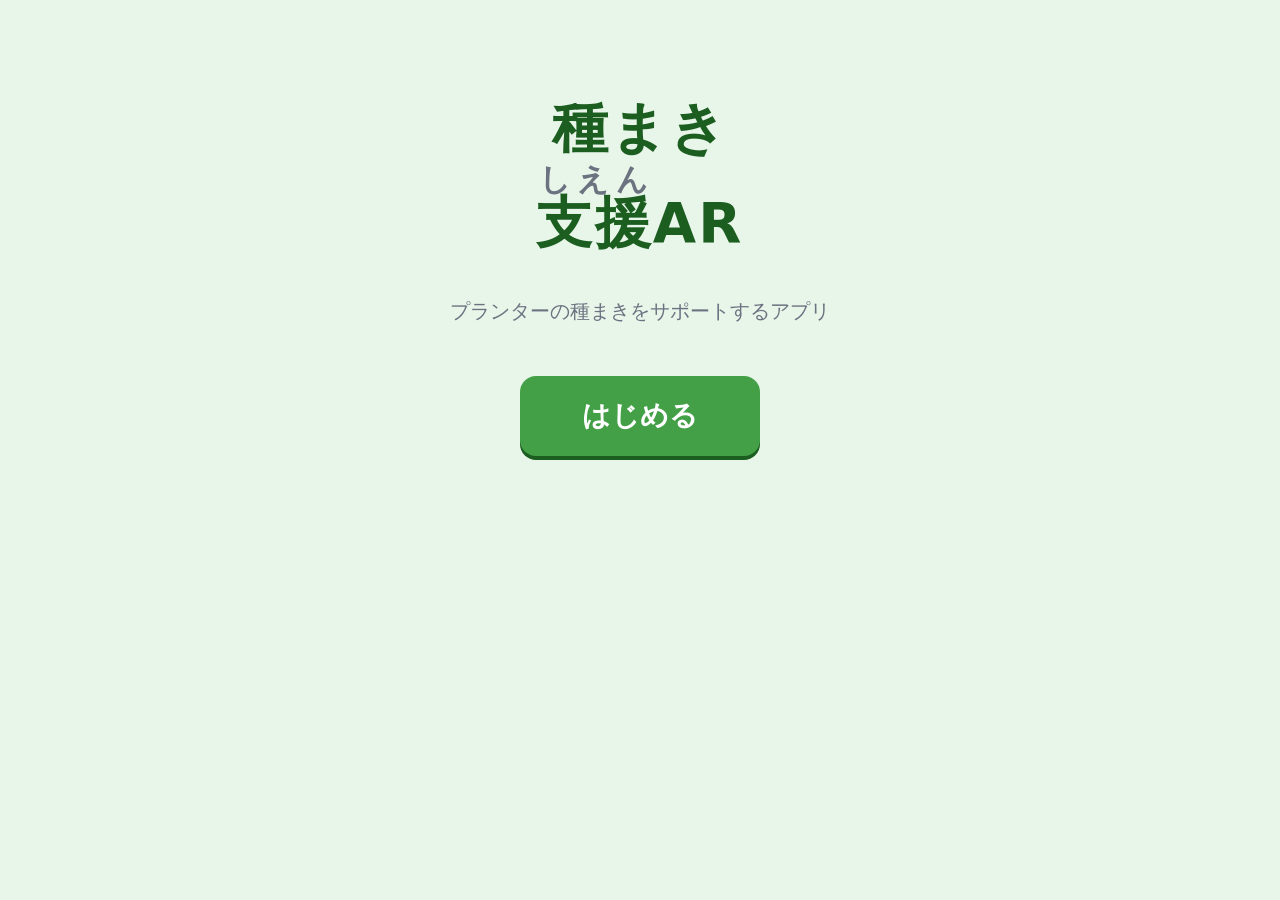
<file: index.html>
<!doctype html>
<html lang="ja">
<head>
  <meta charset="utf-8">
  <meta name="viewport" content="width=device-width, initial-scale=1, viewport-fit=cover">
  <title>種まき支援AR</title>
  <meta name="description" content="プランター栽培の種まき支援WebARアプリ">
  <link rel="stylesheet" href="css/style.css">
</head>
<body>
<main>
  <h1 class="title-main">種まき<br>
    <ruby>支援<rt>しえん</rt></ruby>AR
  </h1>
  <p class="title-sub">プランターの種まきをサポートするアプリ</p>

  <a class="btn-primary" href="planter.html">はじめる</a>
</main>
</body>
</html>
</file>
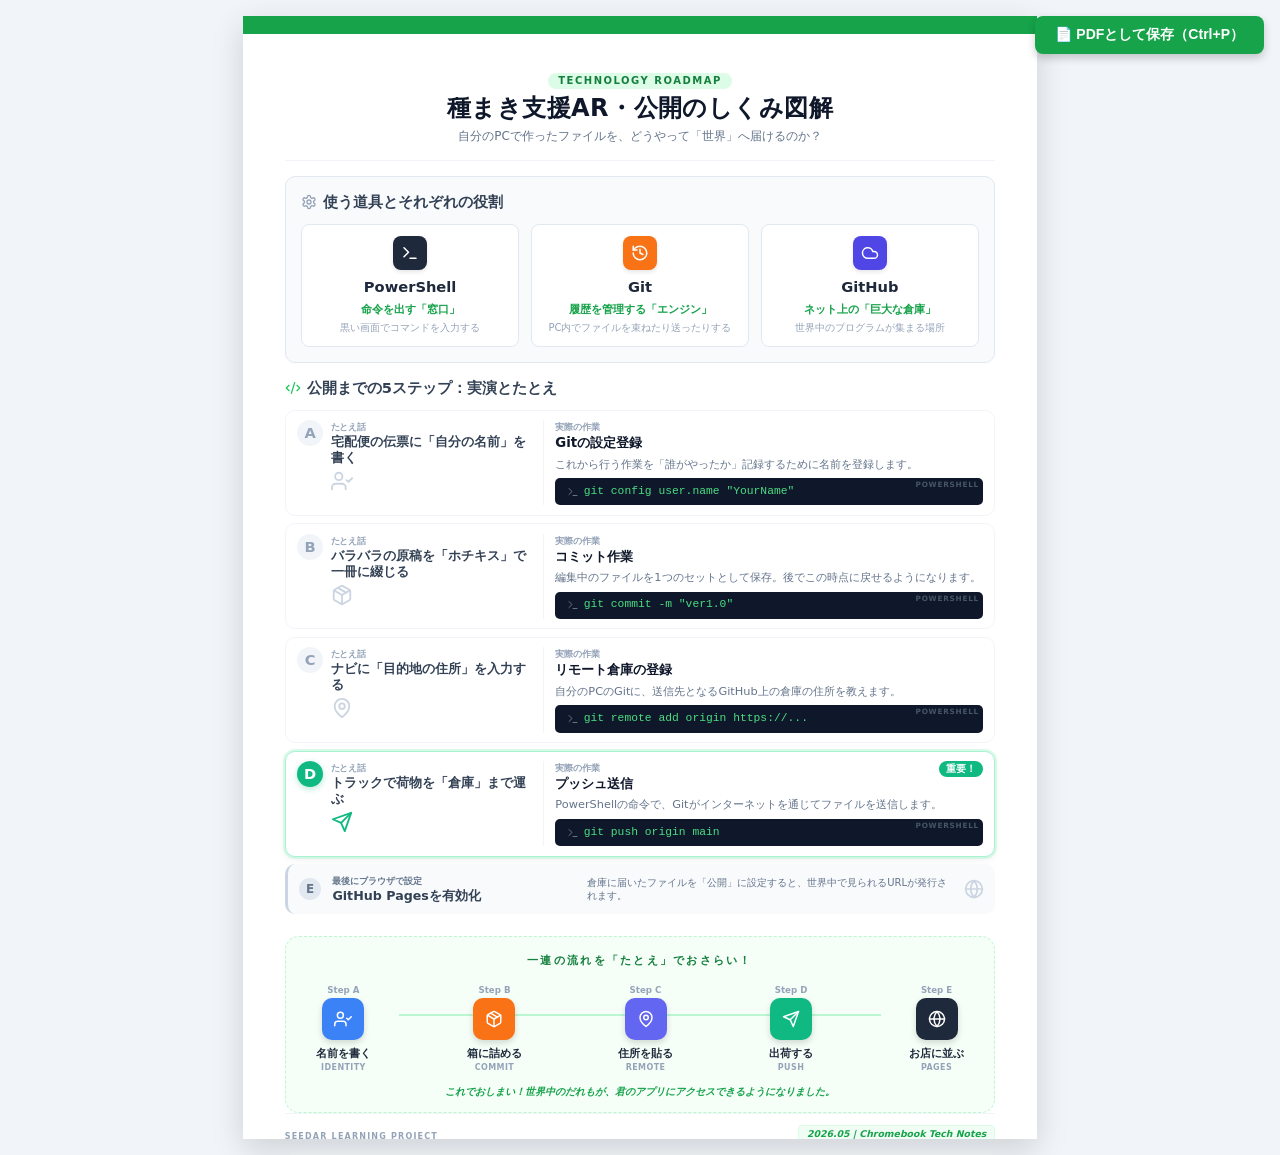
<file: LEARNING_POSTER.html>
<!doctype html>
<html lang="ja">
<head>
  <meta charset="utf-8">
  <title>種まき支援AR・公開のしくみ図解</title>
  <style>
    @page { size: A4 portrait; margin: 0; }

    :root {
      --slate-50: #f8fafc;
      --slate-100: #f1f5f9;
      --slate-200: #e2e8f0;
      --slate-300: #cbd5e1;
      --slate-400: #94a3b8;
      --slate-500: #64748b;
      --slate-600: #475569;
      --slate-700: #334155;
      --slate-800: #1e293b;
      --slate-900: #0f172a;
      --green-50: #f0fdf4;
      --green-100: #dcfce7;
      --green-200: #bbf7d0;
      --green-400: #4ade80;
      --green-500: #22c55e;
      --green-600: #16a34a;
      --green-700: #15803d;
      --blue-500: #3b82f6;
      --orange-500: #f97316;
      --indigo-500: #6366f1;
      --indigo-600: #4f46e5;
      --emerald-200: #a7f3d0;
      --emerald-400: #34d399;
      --emerald-500: #10b981;
      --emerald-600: #059669;
    }

    * { box-sizing: border-box; margin: 0; padding: 0; }

    html, body {
      font-family: system-ui, "Yu Gothic UI", "Meiryo", "Hiragino Kaku Gothic ProN", sans-serif;
      background: var(--slate-100);
      color: var(--slate-800);
      line-height: 1.4;
      -webkit-print-color-adjust: exact;
      print-color-adjust: exact;
    }

    body {
      padding: 16px;
      display: flex;
      justify-content: center;
    }

    /* A4 シートのコンテナ */
    .sheet {
      width: 210mm;
      height: 297mm;
      background: white;
      padding: 9mm 11mm;
      border-top: 5mm solid var(--green-600);
      box-shadow: 0 10px 30px rgba(0,0,0,0.15);
      display: flex;
      flex-direction: column;
      overflow: hidden;
    }

    @media print {
      body { background: white; padding: 0; display: block; }
      .sheet { box-shadow: none; margin: 0; }
      .no-print { display: none !important; }
    }

    /* ヘッダー */
    .header {
      text-align: center;
      padding-bottom: 4mm;
      border-bottom: 1.5px solid var(--slate-100);
      margin-bottom: 4mm;
    }
    .badge {
      display: inline-block;
      background: var(--green-100);
      color: var(--green-700);
      padding: 1px 10px;
      border-radius: 999px;
      font-size: 7.5pt;
      font-weight: 700;
      letter-spacing: 0.15em;
      text-transform: uppercase;
      margin-bottom: 3px;
    }
    .header h1 {
      font-size: 18pt;
      font-weight: 900;
      color: var(--slate-900);
      margin-bottom: 2px;
      letter-spacing: 0.02em;
    }
    .header p {
      color: var(--slate-500);
      font-weight: 500;
      font-size: 9pt;
    }

    /* セクションタイトル */
    .section-title {
      font-size: 11pt;
      font-weight: 700;
      color: var(--slate-700);
      display: flex;
      align-items: center;
      gap: 6px;
      margin: 4mm 0 3mm 0;
    }
    .section-title .stitle-icon { color: var(--slate-400); }

    /* ツールカード（3列）*/
    .tools {
      background: var(--slate-50);
      border-radius: 10px;
      padding: 4mm;
      border: 1px solid var(--slate-200);
    }
    .tools .section-title { margin: 0 0 3mm 0; }
    .tools-grid {
      display: grid;
      grid-template-columns: repeat(3, 1fr);
      gap: 3mm;
    }
    .tool-card {
      background: white;
      padding: 3mm;
      border-radius: 8px;
      border: 1px solid var(--slate-200);
      text-align: center;
    }
    .tool-card .icon-box {
      width: 34px;
      height: 34px;
      border-radius: 8px;
      display: inline-flex;
      align-items: center;
      justify-content: center;
      color: white;
      margin-bottom: 2mm;
      box-shadow: 0 2px 4px rgba(0,0,0,0.1);
    }
    .tool-card h3 {
      font-size: 11pt;
      font-weight: 700;
      color: var(--slate-800);
      margin-bottom: 1mm;
    }
    .tool-card .desc {
      font-size: 8.5pt;
      font-weight: 700;
      color: var(--green-600);
      margin-bottom: 1mm;
    }
    .tool-card .sub {
      font-size: 7.5pt;
      color: var(--slate-400);
      line-height: 1.3;
    }

    /* ステップカード（A〜D）*/
    .step {
      display: flex;
      gap: 3mm;
      padding: 2.5mm 3mm;
      border-radius: 10px;
      border: 1.5px solid var(--slate-100);
      background: white;
      margin-bottom: 2mm;
    }
    .step.core {
      border-color: var(--emerald-200);
      box-shadow: 0 0 0 2px rgba(167, 243, 208, 0.4), 0 3px 8px rgba(0,0,0,0.06);
    }
    .step .left {
      flex: 0 0 36%;
      display: flex;
      gap: 2mm;
      border-right: 1px solid var(--slate-100);
      padding-right: 3mm;
    }
    .step .num-circle {
      width: 26px;
      height: 26px;
      border-radius: 50%;
      background: var(--slate-100);
      color: var(--slate-400);
      display: flex;
      align-items: center;
      justify-content: center;
      font-weight: 900;
      font-size: 11pt;
      flex-shrink: 0;
    }
    .step.core .num-circle {
      background: var(--emerald-500);
      color: white;
      box-shadow: 0 2px 6px rgba(16, 185, 129, 0.3);
    }
    .step .micro-label {
      font-size: 7pt;
      font-weight: 700;
      color: var(--slate-400);
      text-transform: uppercase;
      letter-spacing: -0.02em;
      margin-bottom: 1px;
    }
    .step .metaphor {
      font-size: 9.5pt;
      font-weight: 900;
      color: var(--slate-700);
      line-height: 1.25;
      margin-bottom: 1mm;
    }
    .step .left-icon { color: var(--slate-300); }
    .step.core .left-icon { color: var(--emerald-500); }
    .step .right {
      flex: 1;
      min-width: 0;
    }
    .step .top-row {
      display: flex;
      justify-content: space-between;
      align-items: flex-start;
      margin-bottom: 1mm;
    }
    .step .tech-title {
      font-weight: 700;
      font-size: 10pt;
      color: var(--slate-900);
    }
    .step .tech-desc {
      font-size: 8.5pt;
      color: var(--slate-500);
      line-height: 1.4;
      margin-bottom: 1.5mm;
    }
    .step .core-badge {
      background: var(--emerald-500);
      color: white;
      font-size: 7.5pt;
      font-weight: 700;
      padding: 1px 7px;
      border-radius: 999px;
      white-space: nowrap;
    }
    .command-box {
      background: var(--slate-900);
      border-radius: 5px;
      padding: 1.5mm 3mm;
      display: flex;
      align-items: center;
      gap: 5px;
      position: relative;
    }
    .command-box .term-icon { color: var(--slate-500); flex-shrink: 0; }
    .command-box code {
      color: var(--green-400);
      font-family: Consolas, "Courier New", monospace;
      font-size: 8.5pt;
      white-space: nowrap;
      overflow: hidden;
      text-overflow: ellipsis;
    }
    .command-box .ps-tag {
      position: absolute;
      right: 4px;
      top: 2px;
      font-size: 5.5pt;
      color: var(--slate-600);
      letter-spacing: 0.1em;
      font-weight: 700;
      text-transform: uppercase;
    }

    /* ステップE（小、別スタイル）*/
    .step-e {
      display: flex;
      align-items: center;
      gap: 3mm;
      padding: 2.5mm 3mm;
      border-radius: 10px;
      border-left: 3px solid var(--slate-300);
      background: var(--slate-50);
      margin-bottom: 2mm;
    }
    .step-e .num-circle-small {
      width: 22px;
      height: 22px;
      border-radius: 50%;
      background: var(--slate-200);
      color: var(--slate-500);
      display: flex;
      align-items: center;
      justify-content: center;
      font-weight: 900;
      font-size: 9pt;
      flex-shrink: 0;
    }
    .step-e .content {
      flex: 1;
      display: grid;
      grid-template-columns: 1fr 1.5fr;
      gap: 3mm;
      align-items: center;
    }
    .step-e .micro-label { font-size: 7pt; font-weight: 700; color: var(--slate-500); }
    .step-e h4 { font-size: 9.5pt; font-weight: 700; color: var(--slate-700); }
    .step-e .info { font-size: 7.5pt; color: var(--slate-500); line-height: 1.3; }
    .step-e .globe-icon { color: var(--slate-300); flex-shrink: 0; }

    /* たとえおさらいフロー */
    .metaphor-flow {
      margin-top: 4mm;
      padding: 4mm 5mm 3.5mm;
      background: rgba(240, 253, 244, 0.6);
      border: 1.5px dashed var(--green-200);
      border-radius: 14px;
    }
    .metaphor-flow h2 {
      text-align: center;
      font-size: 8.5pt;
      font-weight: 900;
      color: var(--green-700);
      letter-spacing: 0.2em;
      text-transform: uppercase;
      margin-bottom: 4mm;
    }
    .nodes {
      display: flex;
      justify-content: space-between;
      align-items: flex-start;
      position: relative;
      padding: 0 3mm;
    }
    .nodes::before {
      content: "";
      position: absolute;
      top: 30px;
      left: 25mm;
      right: 25mm;
      height: 2px;
      background: var(--green-200);
      z-index: 0;
    }
    .node {
      position: relative;
      z-index: 1;
      display: flex;
      flex-direction: column;
      align-items: center;
      text-align: center;
    }
    .node .step-num {
      font-size: 6.5pt;
      font-weight: 900;
      color: var(--slate-400);
      margin-bottom: 2px;
    }
    .node .icon-box {
      width: 42px;
      height: 42px;
      border-radius: 10px;
      color: white;
      display: flex;
      align-items: center;
      justify-content: center;
      box-shadow: 0 3px 6px rgba(0,0,0,0.15);
    }
    .node .label {
      font-size: 8pt;
      font-weight: 900;
      color: var(--slate-800);
      margin-top: 2mm;
      white-space: nowrap;
    }
    .node .sub {
      font-size: 6pt;
      font-weight: 700;
      color: var(--slate-400);
      text-transform: uppercase;
      letter-spacing: 0.05em;
    }
    .metaphor-flow .closing {
      text-align: center;
      font-size: 7.5pt;
      color: var(--green-600);
      font-weight: 700;
      font-style: italic;
      margin-top: 3mm;
    }

    /* フッター */
    footer {
      margin-top: auto;
      padding-top: 3mm;
      border-top: 1px solid var(--slate-100);
      display: flex;
      justify-content: space-between;
      align-items: flex-end;
    }
    footer .ftlabel {
      font-size: 6pt;
      color: var(--slate-400);
      font-weight: 700;
      letter-spacing: 0.15em;
      text-transform: uppercase;
    }
    footer .tag {
      font-size: 7pt;
      font-weight: 700;
      color: var(--green-600);
      background: var(--green-50);
      padding: 1px 8px;
      border-radius: 4px;
      border: 1px solid var(--green-100);
      font-style: italic;
    }

    /* 印刷時のみ非表示 */
    .print-btn {
      position: fixed;
      top: 16px;
      right: 16px;
      background: var(--green-600);
      color: white;
      padding: 10px 20px;
      border-radius: 8px;
      cursor: pointer;
      font-weight: 700;
      box-shadow: 0 4px 8px rgba(0,0,0,0.2);
      border: none;
      font-size: 14px;
      z-index: 100;
    }
    .print-btn:hover { background: var(--green-700); }

    /* SVG アイコンのサイズ */
    svg.icon { display: inline-block; vertical-align: middle; }
  </style>
</head>
<body>

<button class="print-btn no-print" onclick="window.print()">📄 PDFとして保存（Ctrl+P）</button>

<div class="sheet">

  <!-- ヘッダー -->
  <header class="header">
    <span class="badge">Technology Roadmap</span>
    <h1>種まき支援AR・公開のしくみ図解</h1>
    <p>自分のPCで作ったファイルを、どうやって「世界」へ届けるのか？</p>
  </header>

  <!-- 使う道具とそれぞれの役割 -->
  <div class="tools">
    <div class="section-title">
      <svg class="icon stitle-icon" width="16" height="16" viewBox="0 0 24 24" fill="none" stroke="currentColor" stroke-width="2" stroke-linecap="round" stroke-linejoin="round"><path d="M12.22 2h-.44a2 2 0 0 0-2 2v.18a2 2 0 0 1-1 1.73l-.43.25a2 2 0 0 1-2 0l-.15-.08a2 2 0 0 0-2.73.73l-.22.38a2 2 0 0 0 .73 2.73l.15.1a2 2 0 0 1 1 1.72v.51a2 2 0 0 1-1 1.74l-.15.09a2 2 0 0 0-.73 2.73l.22.38a2 2 0 0 0 2.73.73l.15-.08a2 2 0 0 1 2 0l.43.25a2 2 0 0 1 1 1.73V20a2 2 0 0 0 2 2h.44a2 2 0 0 0 2-2v-.18a2 2 0 0 1 1-1.73l.43-.25a2 2 0 0 1 2 0l.15.08a2 2 0 0 0 2.73-.73l.22-.39a2 2 0 0 0-.73-2.73l-.15-.08a2 2 0 0 1-1-1.74v-.5a2 2 0 0 1 1-1.74l.15-.09a2 2 0 0 0 .73-2.73l-.22-.38a2 2 0 0 0-2.73-.73l-.15.08a2 2 0 0 1-2 0l-.43-.25a2 2 0 0 1-1-1.73V4a2 2 0 0 0-2-2z"/><circle cx="12" cy="12" r="3"/></svg>
      使う道具とそれぞれの役割
    </div>
    <div class="tools-grid">

      <div class="tool-card">
        <div class="icon-box" style="background: var(--slate-800)">
          <svg width="18" height="18" viewBox="0 0 24 24" fill="none" stroke="currentColor" stroke-width="2" stroke-linecap="round" stroke-linejoin="round"><polyline points="4 17 10 11 4 5"/><line x1="12" y1="19" x2="20" y2="19"/></svg>
        </div>
        <h3>PowerShell</h3>
        <div class="desc">命令を出す「窓口」</div>
        <div class="sub">黒い画面でコマンドを入力する</div>
      </div>

      <div class="tool-card">
        <div class="icon-box" style="background: var(--orange-500)">
          <svg width="18" height="18" viewBox="0 0 24 24" fill="none" stroke="currentColor" stroke-width="2" stroke-linecap="round" stroke-linejoin="round"><path d="M3 12a9 9 0 1 0 9-9 9.75 9.75 0 0 0-6.74 2.74L3 8"/><path d="M3 3v5h5"/><path d="M12 7v5l4 2"/></svg>
        </div>
        <h3>Git</h3>
        <div class="desc">履歴を管理する「エンジン」</div>
        <div class="sub">PC内でファイルを束ねたり送ったりする</div>
      </div>

      <div class="tool-card">
        <div class="icon-box" style="background: var(--indigo-600)">
          <svg width="18" height="18" viewBox="0 0 24 24" fill="none" stroke="currentColor" stroke-width="2" stroke-linecap="round" stroke-linejoin="round"><path d="M17.5 19H9a7 7 0 1 1 6.71-9h1.79a4.5 4.5 0 1 1 0 9Z"/></svg>
        </div>
        <h3>GitHub</h3>
        <div class="desc">ネット上の「巨大な倉庫」</div>
        <div class="sub">世界中のプログラムが集まる場所</div>
      </div>

    </div>
  </div>

  <!-- 公開までの5ステップ -->
  <div class="section-title">
    <svg class="icon" width="16" height="16" viewBox="0 0 24 24" fill="none" stroke="var(--green-500)" stroke-width="2" stroke-linecap="round" stroke-linejoin="round"><path d="m18 16 4-4-4-4"/><path d="m6 8-4 4 4 4"/><path d="m14.5 4-5 16"/></svg>
    公開までの5ステップ：実演とたとえ
  </div>

  <!-- Step A -->
  <div class="step">
    <div class="left">
      <div class="num-circle">A</div>
      <div>
        <div class="micro-label">たとえ話</div>
        <div class="metaphor">宅配便の伝票に「自分の名前」を書く</div>
        <svg class="icon left-icon" width="22" height="22" viewBox="0 0 24 24" fill="none" stroke="currentColor" stroke-width="2" stroke-linecap="round" stroke-linejoin="round"><path d="M16 21v-2a4 4 0 0 0-4-4H5a4 4 0 0 0-4 4v2"/><circle cx="8.5" cy="7" r="4"/><polyline points="17 11 19 13 23 9"/></svg>
      </div>
    </div>
    <div class="right">
      <div class="top-row">
        <div>
          <div class="micro-label">実際の作業</div>
          <div class="tech-title">Gitの設定登録</div>
        </div>
      </div>
      <div class="tech-desc">これから行う作業を「誰がやったか」記録するために名前を登録します。</div>
      <div class="command-box">
        <svg class="icon term-icon" width="12" height="12" viewBox="0 0 24 24" fill="none" stroke="currentColor" stroke-width="2" stroke-linecap="round" stroke-linejoin="round"><polyline points="4 17 10 11 4 5"/><line x1="12" y1="19" x2="20" y2="19"/></svg>
        <code>git config user.name "YourName"</code>
        <span class="ps-tag">PowerShell</span>
      </div>
    </div>
  </div>

  <!-- Step B -->
  <div class="step">
    <div class="left">
      <div class="num-circle">B</div>
      <div>
        <div class="micro-label">たとえ話</div>
        <div class="metaphor">バラバラの原稿を「ホチキス」で一冊に綴じる</div>
        <svg class="icon left-icon" width="22" height="22" viewBox="0 0 24 24" fill="none" stroke="currentColor" stroke-width="2" stroke-linecap="round" stroke-linejoin="round"><path d="M16.5 9.4 7.55 4.24"/><path d="M21 16V8a2 2 0 0 0-1-1.73l-7-4a2 2 0 0 0-2 0l-7 4A2 2 0 0 0 3 8v8a2 2 0 0 0 1 1.73l7 4a2 2 0 0 0 2 0l7-4A2 2 0 0 0 21 16z"/><polyline points="3.27 6.96 12 12.01 20.73 6.96"/><line x1="12" y1="22.08" x2="12" y2="12"/></svg>
      </div>
    </div>
    <div class="right">
      <div class="top-row">
        <div>
          <div class="micro-label">実際の作業</div>
          <div class="tech-title">コミット作業</div>
        </div>
      </div>
      <div class="tech-desc">編集中のファイルを1つのセットとして保存。後でこの時点に戻せるようになります。</div>
      <div class="command-box">
        <svg class="icon term-icon" width="12" height="12" viewBox="0 0 24 24" fill="none" stroke="currentColor" stroke-width="2" stroke-linecap="round" stroke-linejoin="round"><polyline points="4 17 10 11 4 5"/><line x1="12" y1="19" x2="20" y2="19"/></svg>
        <code>git commit -m "ver1.0"</code>
        <span class="ps-tag">PowerShell</span>
      </div>
    </div>
  </div>

  <!-- Step C -->
  <div class="step">
    <div class="left">
      <div class="num-circle">C</div>
      <div>
        <div class="micro-label">たとえ話</div>
        <div class="metaphor">ナビに「目的地の住所」を入力する</div>
        <svg class="icon left-icon" width="22" height="22" viewBox="0 0 24 24" fill="none" stroke="currentColor" stroke-width="2" stroke-linecap="round" stroke-linejoin="round"><path d="M20 10c0 6-8 12-8 12s-8-6-8-12a8 8 0 0 1 16 0z"/><circle cx="12" cy="10" r="3"/></svg>
      </div>
    </div>
    <div class="right">
      <div class="top-row">
        <div>
          <div class="micro-label">実際の作業</div>
          <div class="tech-title">リモート倉庫の登録</div>
        </div>
      </div>
      <div class="tech-desc">自分のPCのGitに、送信先となるGitHub上の倉庫の住所を教えます。</div>
      <div class="command-box">
        <svg class="icon term-icon" width="12" height="12" viewBox="0 0 24 24" fill="none" stroke="currentColor" stroke-width="2" stroke-linecap="round" stroke-linejoin="round"><polyline points="4 17 10 11 4 5"/><line x1="12" y1="19" x2="20" y2="19"/></svg>
        <code>git remote add origin https://...</code>
        <span class="ps-tag">PowerShell</span>
      </div>
    </div>
  </div>

  <!-- Step D (core) -->
  <div class="step core">
    <div class="left">
      <div class="num-circle">D</div>
      <div>
        <div class="micro-label">たとえ話</div>
        <div class="metaphor">トラックで荷物を「倉庫」まで運ぶ</div>
        <svg class="icon left-icon" width="22" height="22" viewBox="0 0 24 24" fill="none" stroke="currentColor" stroke-width="2" stroke-linecap="round" stroke-linejoin="round"><line x1="22" y1="2" x2="11" y2="13"/><polygon points="22 2 15 22 11 13 2 9 22 2"/></svg>
      </div>
    </div>
    <div class="right">
      <div class="top-row">
        <div>
          <div class="micro-label">実際の作業</div>
          <div class="tech-title">プッシュ送信</div>
        </div>
        <span class="core-badge">重要！</span>
      </div>
      <div class="tech-desc">PowerShellの命令で、Gitがインターネットを通じてファイルを送信します。</div>
      <div class="command-box">
        <svg class="icon term-icon" width="12" height="12" viewBox="0 0 24 24" fill="none" stroke="currentColor" stroke-width="2" stroke-linecap="round" stroke-linejoin="round"><polyline points="4 17 10 11 4 5"/><line x1="12" y1="19" x2="20" y2="19"/></svg>
        <code>git push origin main</code>
        <span class="ps-tag">PowerShell</span>
      </div>
    </div>
  </div>

  <!-- Step E (small) -->
  <div class="step-e">
    <div class="num-circle-small">E</div>
    <div class="content">
      <div>
        <div class="micro-label">最後にブラウザで設定</div>
        <h4>GitHub Pagesを有効化</h4>
      </div>
      <div class="info">倉庫に届いたファイルを「公開」に設定すると、世界中で見られるURLが発行されます。</div>
    </div>
    <svg class="icon globe-icon" width="20" height="20" viewBox="0 0 24 24" fill="none" stroke="currentColor" stroke-width="2" stroke-linecap="round" stroke-linejoin="round"><circle cx="12" cy="12" r="10"/><line x1="2" y1="12" x2="22" y2="12"/><path d="M12 2a15.3 15.3 0 0 1 4 10 15.3 15.3 0 0 1-4 10 15.3 15.3 0 0 1-4-10 15.3 15.3 0 0 1 4-10z"/></svg>
  </div>

  <!-- たとえおさらいフロー -->
  <div class="metaphor-flow">
    <h2>一連の流れを「たとえ」でおさらい！</h2>
    <div class="nodes">
      <div class="node">
        <div class="step-num">Step A</div>
        <div class="icon-box" style="background: var(--blue-500)">
          <svg width="18" height="18" viewBox="0 0 24 24" fill="none" stroke="currentColor" stroke-width="2" stroke-linecap="round" stroke-linejoin="round"><path d="M16 21v-2a4 4 0 0 0-4-4H5a4 4 0 0 0-4 4v2"/><circle cx="8.5" cy="7" r="4"/><polyline points="17 11 19 13 23 9"/></svg>
        </div>
        <div class="label">名前を書く</div>
        <div class="sub">Identity</div>
      </div>

      <div class="node">
        <div class="step-num">Step B</div>
        <div class="icon-box" style="background: var(--orange-500)">
          <svg width="18" height="18" viewBox="0 0 24 24" fill="none" stroke="currentColor" stroke-width="2" stroke-linecap="round" stroke-linejoin="round"><path d="M16.5 9.4 7.55 4.24"/><path d="M21 16V8a2 2 0 0 0-1-1.73l-7-4a2 2 0 0 0-2 0l-7 4A2 2 0 0 0 3 8v8a2 2 0 0 0 1 1.73l7 4a2 2 0 0 0 2 0l7-4A2 2 0 0 0 21 16z"/><polyline points="3.27 6.96 12 12.01 20.73 6.96"/><line x1="12" y1="22.08" x2="12" y2="12"/></svg>
        </div>
        <div class="label">箱に詰める</div>
        <div class="sub">Commit</div>
      </div>

      <div class="node">
        <div class="step-num">Step C</div>
        <div class="icon-box" style="background: var(--indigo-500)">
          <svg width="18" height="18" viewBox="0 0 24 24" fill="none" stroke="currentColor" stroke-width="2" stroke-linecap="round" stroke-linejoin="round"><path d="M20 10c0 6-8 12-8 12s-8-6-8-12a8 8 0 0 1 16 0z"/><circle cx="12" cy="10" r="3"/></svg>
        </div>
        <div class="label">住所を貼る</div>
        <div class="sub">Remote</div>
      </div>

      <div class="node">
        <div class="step-num">Step D</div>
        <div class="icon-box" style="background: var(--emerald-500)">
          <svg width="18" height="18" viewBox="0 0 24 24" fill="none" stroke="currentColor" stroke-width="2" stroke-linecap="round" stroke-linejoin="round"><line x1="22" y1="2" x2="11" y2="13"/><polygon points="22 2 15 22 11 13 2 9 22 2"/></svg>
        </div>
        <div class="label">出荷する</div>
        <div class="sub">Push</div>
      </div>

      <div class="node">
        <div class="step-num">Step E</div>
        <div class="icon-box" style="background: var(--slate-800)">
          <svg width="18" height="18" viewBox="0 0 24 24" fill="none" stroke="currentColor" stroke-width="2" stroke-linecap="round" stroke-linejoin="round"><circle cx="12" cy="12" r="10"/><line x1="2" y1="12" x2="22" y2="12"/><path d="M12 2a15.3 15.3 0 0 1 4 10 15.3 15.3 0 0 1-4 10 15.3 15.3 0 0 1-4-10 15.3 15.3 0 0 1 4-10z"/></svg>
        </div>
        <div class="label">お店に並ぶ</div>
        <div class="sub">Pages</div>
      </div>
    </div>
    <div class="closing">これでおしまい！世界中のだれもが、君のアプリにアクセスできるようになりました。</div>
  </div>

  <!-- フッター -->
  <footer>
    <div class="ftlabel">SeedAR Learning Project</div>
    <div class="tag">2026.05 | Chromebook Tech Notes</div>
  </footer>

</div>

</body>
</html>
</file>
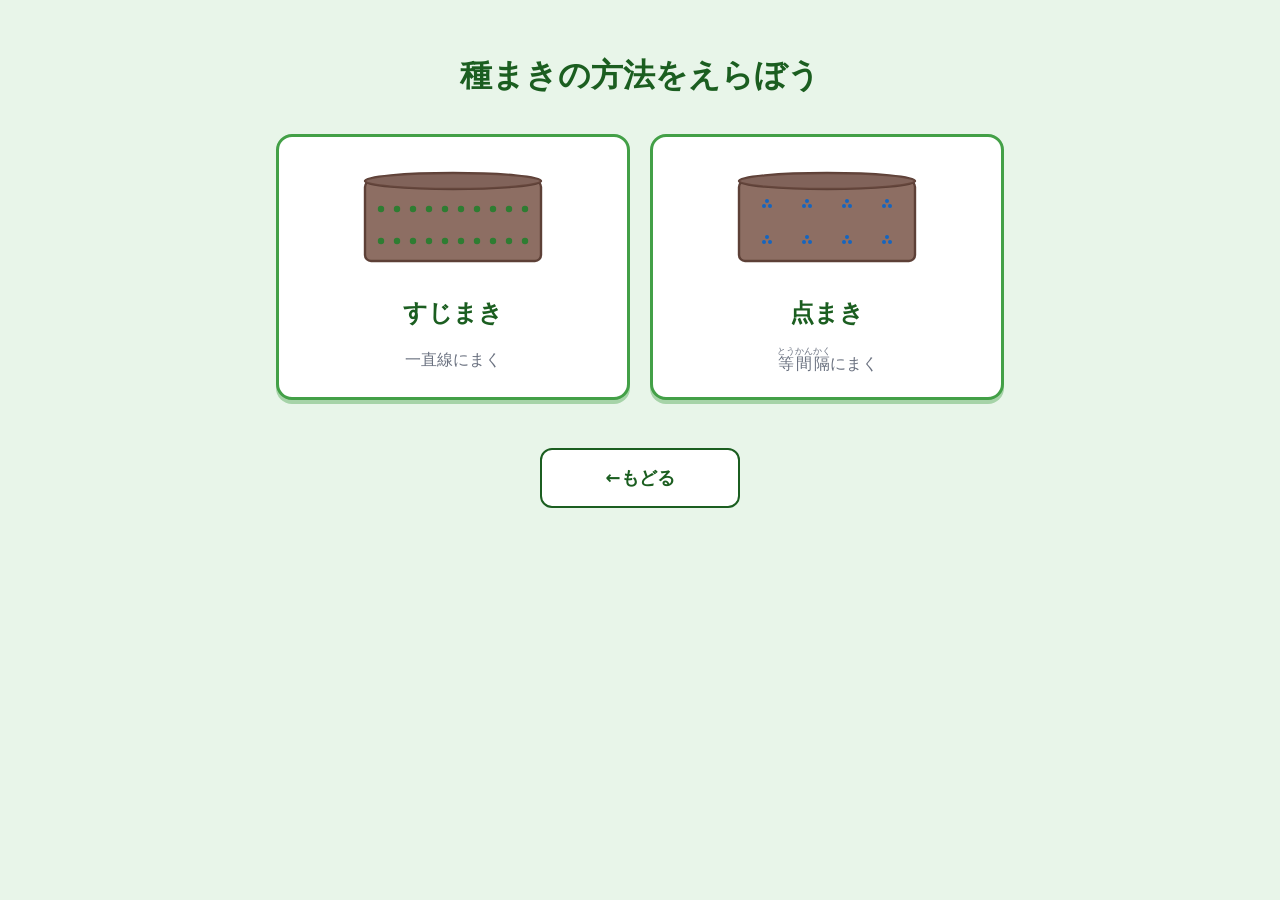
<file: method.html>
<!doctype html>
<html lang="ja">
<head>
  <meta charset="utf-8">
  <meta name="viewport" content="width=device-width, initial-scale=1, viewport-fit=cover">
  <title>種まきの方法をえらぶ｜種まき支援AR</title>
  <link rel="stylesheet" href="css/style.css">
  <script src="js/main.js" defer></script>
</head>
<body>
<main>
  <h1 class="heading">種まきの方法をえらぼう</h1>

  <div class="choice-grid">
    <a class="choice-btn" id="row-btn" href="ar.html" aria-label="すじまき：一直線にまく">
      <svg viewBox="0 0 100 60" xmlns="http://www.w3.org/2000/svg" aria-hidden="true">
        <rect x="6" y="12" width="88" height="40" rx="3" fill="#8D6E63" stroke="#5D4037" stroke-width="1.2"/>
        <ellipse cx="50" cy="12" rx="44" ry="4" fill="#A1887F" stroke="#5D4037" stroke-width="1.2"/>
        <ellipse cx="50" cy="12" rx="44" ry="4" fill="#6D4C41" opacity="0.6"/>
        <g fill="#2E7D32">
          <circle cx="14" cy="26" r="1.6"/><circle cx="22" cy="26" r="1.6"/>
          <circle cx="30" cy="26" r="1.6"/><circle cx="38" cy="26" r="1.6"/>
          <circle cx="46" cy="26" r="1.6"/><circle cx="54" cy="26" r="1.6"/>
          <circle cx="62" cy="26" r="1.6"/><circle cx="70" cy="26" r="1.6"/>
          <circle cx="78" cy="26" r="1.6"/><circle cx="86" cy="26" r="1.6"/>
        </g>
        <g fill="#2E7D32">
          <circle cx="14" cy="42" r="1.6"/><circle cx="22" cy="42" r="1.6"/>
          <circle cx="30" cy="42" r="1.6"/><circle cx="38" cy="42" r="1.6"/>
          <circle cx="46" cy="42" r="1.6"/><circle cx="54" cy="42" r="1.6"/>
          <circle cx="62" cy="42" r="1.6"/><circle cx="70" cy="42" r="1.6"/>
          <circle cx="78" cy="42" r="1.6"/><circle cx="86" cy="42" r="1.6"/>
        </g>
      </svg>
      <span class="label">すじまき</span>
      <span class="sub">一直線にまく</span>
    </a>

    <a class="choice-btn" id="point-btn" href="ar.html" aria-label="点まき：等間隔にまく">
      <svg viewBox="0 0 100 60" xmlns="http://www.w3.org/2000/svg" aria-hidden="true">
        <rect x="6" y="12" width="88" height="40" rx="3" fill="#8D6E63" stroke="#5D4037" stroke-width="1.2"/>
        <ellipse cx="50" cy="12" rx="44" ry="4" fill="#A1887F" stroke="#5D4037" stroke-width="1.2"/>
        <ellipse cx="50" cy="12" rx="44" ry="4" fill="#6D4C41" opacity="0.6"/>
        <g fill="#1565C0">
          <!-- 上段 4 穴（各3粒の三角形配置） -->
          <circle cx="20" cy="22" r="1"/><circle cx="18.5" cy="24.5" r="1"/><circle cx="21.5" cy="24.5" r="1"/>
          <circle cx="40" cy="22" r="1"/><circle cx="38.5" cy="24.5" r="1"/><circle cx="41.5" cy="24.5" r="1"/>
          <circle cx="60" cy="22" r="1"/><circle cx="58.5" cy="24.5" r="1"/><circle cx="61.5" cy="24.5" r="1"/>
          <circle cx="80" cy="22" r="1"/><circle cx="78.5" cy="24.5" r="1"/><circle cx="81.5" cy="24.5" r="1"/>
          <!-- 下段 4 穴 -->
          <circle cx="20" cy="40" r="1"/><circle cx="18.5" cy="42.5" r="1"/><circle cx="21.5" cy="42.5" r="1"/>
          <circle cx="40" cy="40" r="1"/><circle cx="38.5" cy="42.5" r="1"/><circle cx="41.5" cy="42.5" r="1"/>
          <circle cx="60" cy="40" r="1"/><circle cx="58.5" cy="42.5" r="1"/><circle cx="61.5" cy="42.5" r="1"/>
          <circle cx="80" cy="40" r="1"/><circle cx="78.5" cy="42.5" r="1"/><circle cx="81.5" cy="42.5" r="1"/>
        </g>
      </svg>
      <span class="label">点まき</span>
      <span class="sub"><ruby>等間隔<rt>とうかんかく</rt></ruby>にまく</span>
    </a>
  </div>

  <a class="btn-back" href="planter.html">もどる</a>
</main>
</body>
</html>
</file>
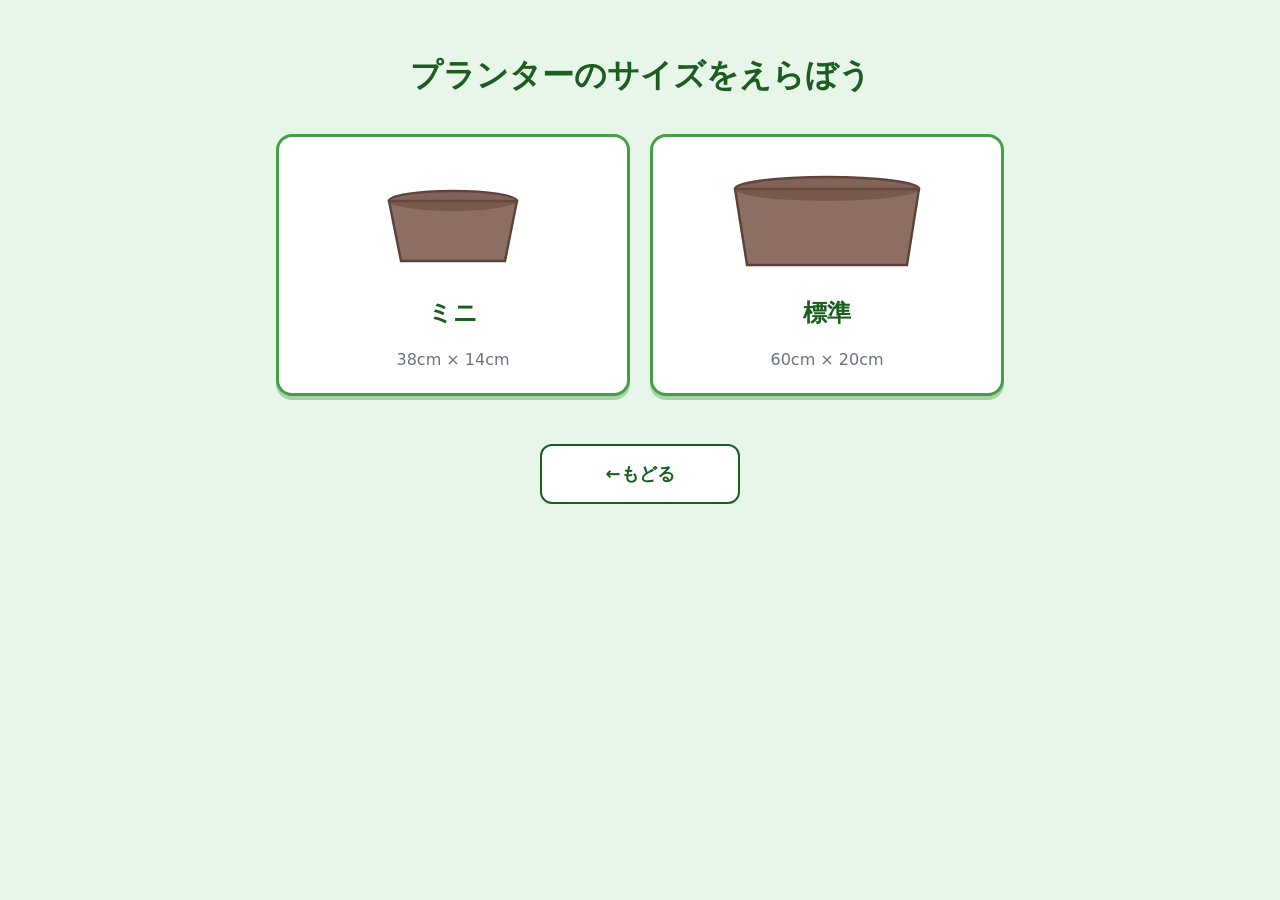
<file: planter.html>
<!doctype html>
<html lang="ja">
<head>
  <meta charset="utf-8">
  <meta name="viewport" content="width=device-width, initial-scale=1, viewport-fit=cover">
  <title>プランターをえらぶ｜種まき支援AR</title>
  <link rel="stylesheet" href="css/style.css">
</head>
<body>
<main>
  <h1 class="heading">プランターのサイズをえらぼう</h1>

  <div class="choice-grid">
    <a class="choice-btn" href="method.html?planter=size_S" aria-label="ミニプランター 38cm × 14cm">
      <svg viewBox="0 0 100 60" xmlns="http://www.w3.org/2000/svg" aria-hidden="true">
        <ellipse cx="50" cy="22" rx="32" ry="5" fill="#A1887F" stroke="#5D4037" stroke-width="1.2"/>
        <path d="M 18 22 L 24 52 L 76 52 L 82 22 Z" fill="#8D6E63" stroke="#5D4037" stroke-width="1.2"/>
        <ellipse cx="50" cy="22" rx="32" ry="5" fill="#6D4C41" opacity="0.6"/>
      </svg>
      <span class="label">ミニ</span>
      <span class="sub">38cm × 14cm</span>
    </a>
    <a class="choice-btn" href="method.html?planter=size_L" aria-label="標準プランター 60cm × 20cm">
      <svg viewBox="0 0 100 60" xmlns="http://www.w3.org/2000/svg" aria-hidden="true">
        <ellipse cx="50" cy="16" rx="46" ry="6" fill="#A1887F" stroke="#5D4037" stroke-width="1.2"/>
        <path d="M 4 16 L 10 54 L 90 54 L 96 16 Z" fill="#8D6E63" stroke="#5D4037" stroke-width="1.2"/>
        <ellipse cx="50" cy="16" rx="46" ry="6" fill="#6D4C41" opacity="0.6"/>
      </svg>
      <span class="label">標準</span>
      <span class="sub">60cm × 20cm</span>
    </a>
  </div>

  <a class="btn-back" href="index.html">もどる</a>
</main>
</body>
</html>
</file>
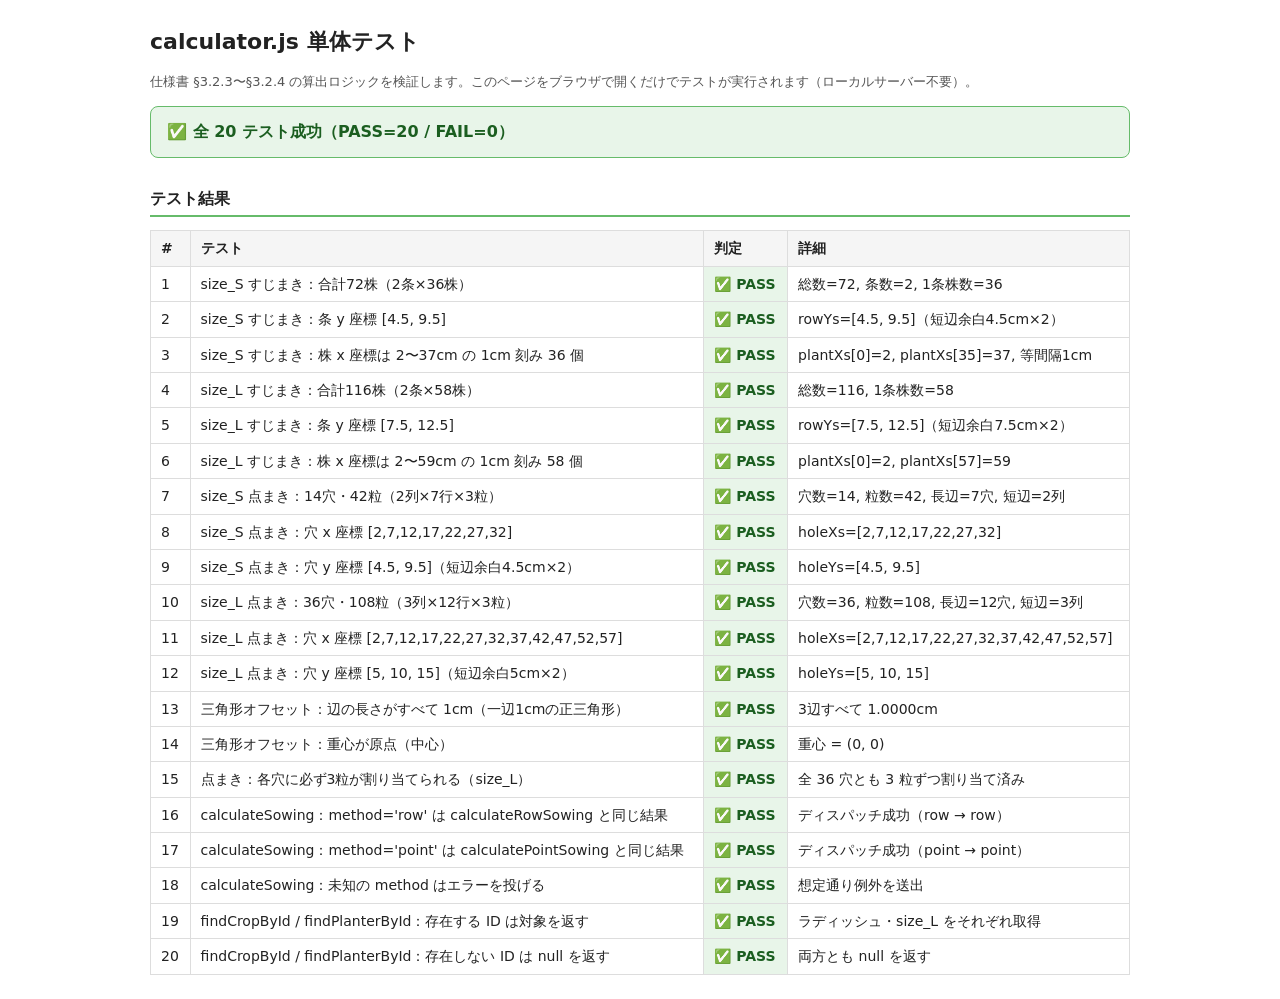
<file: tests/calculator.test.html>
<!doctype html>
<html lang="ja">
<head>
  <meta charset="utf-8">
  <title>calculator.js — 単体テスト</title>
  <style>
    body { font-family: system-ui, "Yu Gothic UI", "Meiryo", sans-serif; max-width: 980px; margin: 24px auto; padding: 0 16px; color: #222; line-height: 1.6; }
    h1 { font-size: 22px; margin: 0 0 8px; }
    .summary { padding: 12px 16px; border-radius: 8px; margin: 12px 0 24px; font-weight: bold; }
    .summary.ok { background: #E8F5E9; color: #1B5E20; border: 1px solid #66BB6A; }
    .summary.ng { background: #FFEBEE; color: #B71C1C; border: 1px solid #E57373; }
    table { border-collapse: collapse; width: 100%; font-size: 14px; }
    th, td { border: 1px solid #ddd; padding: 6px 10px; vertical-align: top; }
    th { background: #f5f5f5; text-align: left; }
    tr.pass td.judge { background: #E8F5E9; color: #1B5E20; font-weight: bold; }
    tr.fail td.judge { background: #FFEBEE; color: #B71C1C; font-weight: bold; }
    tr.fail td.detail { color: #B71C1C; }
    code { font-family: Consolas, "Courier New", monospace; background: #f5f5f5; padding: 1px 4px; border-radius: 3px; }
    h2 { font-size: 16px; margin-top: 28px; border-bottom: 2px solid #66BB6A; padding-bottom: 4px; }
    .desc { color: #555; font-size: 13px; }
  </style>
</head>
<body>

<h1>calculator.js 単体テスト</h1>
<p class="desc">仕様書 §3.2.3〜§3.2.4 の算出ロジックを検証します。このページをブラウザで開くだけでテストが実行されます（ローカルサーバー不要）。</p>

<div id="summary" class="summary">テスト実行中…</div>

<h2>テスト結果</h2>
<table>
  <thead><tr><th>#</th><th>テスト</th><th>判定</th><th>詳細</th></tr></thead>
  <tbody id="results"></tbody>
</table>

<script src="../js/calculator.js"></script>
<script>
// 仕様書 §4.1・§4.2 のサンプルそのまま（data/*.json と同内容）
var CROPS = {
  crops: [{
    crop_id: "radish", crop_name_ja: "ラディッシュ",
    sowing_methods: ["row", "point"],
    row_sowing: { row_count: 2, row_spacing_cm: 5, plant_spacing_cm: 1, long_edge_margin_cm: 1, placement_rule: "internal" },
    point_sowing: { spacing_cm: 5, long_edge_margin_cm: 2, seeds_per_hole: 3, seed_arrangement: "triangle", triangle_side_cm: 1, short_side_holes: { size_S: 2, size_L: 3 } },
    thinning_size_cm: null, harvest_size_cm: null, thinning_model_path: null, harvest_model_path: null
  }]
};
var PLANTERS = {
  planters: [
    { planter_id: "size_S", name_ja: "ミニプランター", inner_length_cm: 38, inner_width_cm: 14, inner_depth_cm: 18 },
    { planter_id: "size_L", name_ja: "標準プランター", inner_length_cm: 60, inner_width_cm: 20, inner_depth_cm: 20 }
  ]
};

var radish = Calculator.findCropById(CROPS, "radish");
var sizeS = Calculator.findPlanterById(PLANTERS, "size_S");
var sizeL = Calculator.findPlanterById(PLANTERS, "size_L");

var tests = [];
function test(name, fn) { tests.push({ name: name, fn: fn }); }

function eq(a, b) { return a === b; }
function near(a, b, eps) { return Math.abs(a - b) < (eps == null ? 1e-6 : eps); }
function arrayEq(a, b) {
  if (!Array.isArray(a) || !Array.isArray(b) || a.length !== b.length) return false;
  for (var i = 0; i < a.length; i++) if (!near(a[i], b[i])) return false;
  return true;
}

// ---------- すじまき ----------
test("size_S すじまき：合計72株（2条×36株）", function () {
  var r = Calculator.calculateRowSowing(radish, sizeS);
  if (!eq(r.totalCount, 72)) throw new Error("total=" + r.totalCount);
  if (!eq(r.rowCount, 2)) throw new Error("rowCount=" + r.rowCount);
  if (!eq(r.plantsPerRow, 36)) throw new Error("plantsPerRow=" + r.plantsPerRow);
  return "総数=72, 条数=2, 1条株数=36";
});

test("size_S すじまき：条 y 座標 [4.5, 9.5]", function () {
  var r = Calculator.calculateRowSowing(radish, sizeS);
  if (!arrayEq(r.rowYs, [4.5, 9.5])) throw new Error("rowYs=" + JSON.stringify(r.rowYs));
  return "rowYs=[4.5, 9.5]（短辺余白4.5cm×2）";
});

test("size_S すじまき：株 x 座標は 2〜37cm の 1cm 刻み 36 個", function () {
  var r = Calculator.calculateRowSowing(radish, sizeS);
  if (r.plantXs.length !== 36) throw new Error("len=" + r.plantXs.length);
  if (r.plantXs[0] !== 2 || r.plantXs[35] !== 37) throw new Error("first=" + r.plantXs[0] + " last=" + r.plantXs[35]);
  for (var i = 1; i < 36; i++) {
    if (!near(r.plantXs[i] - r.plantXs[i-1], 1)) throw new Error("step at " + i);
  }
  return "plantXs[0]=2, plantXs[35]=37, 等間隔1cm";
});

test("size_L すじまき：合計116株（2条×58株）", function () {
  var r = Calculator.calculateRowSowing(radish, sizeL);
  if (!eq(r.totalCount, 116)) throw new Error("total=" + r.totalCount);
  if (!eq(r.plantsPerRow, 58)) throw new Error("plantsPerRow=" + r.plantsPerRow);
  return "総数=116, 1条株数=58";
});

test("size_L すじまき：条 y 座標 [7.5, 12.5]", function () {
  var r = Calculator.calculateRowSowing(radish, sizeL);
  if (!arrayEq(r.rowYs, [7.5, 12.5])) throw new Error("rowYs=" + JSON.stringify(r.rowYs));
  return "rowYs=[7.5, 12.5]（短辺余白7.5cm×2）";
});

test("size_L すじまき：株 x 座標は 2〜59cm の 1cm 刻み 58 個", function () {
  var r = Calculator.calculateRowSowing(radish, sizeL);
  if (r.plantXs.length !== 58) throw new Error("len=" + r.plantXs.length);
  if (r.plantXs[0] !== 2 || r.plantXs[57] !== 59) throw new Error("first=" + r.plantXs[0] + " last=" + r.plantXs[57]);
  return "plantXs[0]=2, plantXs[57]=59";
});

// ---------- 点まき ----------
test("size_S 点まき：14穴・42粒（2列×7行×3粒）", function () {
  var r = Calculator.calculatePointSowing(radish, sizeS);
  if (r.totalHoles !== 14) throw new Error("totalHoles=" + r.totalHoles);
  if (r.totalSeeds !== 42) throw new Error("totalSeeds=" + r.totalSeeds);
  if (r.longHoles !== 7 || r.shortHoles !== 2) throw new Error("long=" + r.longHoles + " short=" + r.shortHoles);
  return "穴数=14, 粒数=42, 長辺=7穴, 短辺=2列";
});

test("size_S 点まき：穴 x 座標 [2,7,12,17,22,27,32]", function () {
  var r = Calculator.calculatePointSowing(radish, sizeS);
  if (!arrayEq(r.holeXs, [2,7,12,17,22,27,32])) throw new Error("holeXs=" + JSON.stringify(r.holeXs));
  return "holeXs=[2,7,12,17,22,27,32]";
});

test("size_S 点まき：穴 y 座標 [4.5, 9.5]（短辺余白4.5cm×2）", function () {
  var r = Calculator.calculatePointSowing(radish, sizeS);
  if (!arrayEq(r.holeYs, [4.5, 9.5])) throw new Error("holeYs=" + JSON.stringify(r.holeYs));
  return "holeYs=[4.5, 9.5]";
});

test("size_L 点まき：36穴・108粒（3列×12行×3粒）", function () {
  var r = Calculator.calculatePointSowing(radish, sizeL);
  if (r.totalHoles !== 36) throw new Error("totalHoles=" + r.totalHoles);
  if (r.totalSeeds !== 108) throw new Error("totalSeeds=" + r.totalSeeds);
  if (r.longHoles !== 12 || r.shortHoles !== 3) throw new Error("long=" + r.longHoles + " short=" + r.shortHoles);
  return "穴数=36, 粒数=108, 長辺=12穴, 短辺=3列";
});

test("size_L 点まき：穴 x 座標 [2,7,12,17,22,27,32,37,42,47,52,57]", function () {
  var r = Calculator.calculatePointSowing(radish, sizeL);
  if (!arrayEq(r.holeXs, [2,7,12,17,22,27,32,37,42,47,52,57])) throw new Error("holeXs=" + JSON.stringify(r.holeXs));
  return "holeXs=[2,7,12,17,22,27,32,37,42,47,52,57]";
});

test("size_L 点まき：穴 y 座標 [5, 10, 15]（短辺余白5cm×2）", function () {
  var r = Calculator.calculatePointSowing(radish, sizeL);
  if (!arrayEq(r.holeYs, [5, 10, 15])) throw new Error("holeYs=" + JSON.stringify(r.holeYs));
  return "holeYs=[5, 10, 15]";
});

// ---------- 三角形配置 ----------
test("三角形オフセット：辺の長さがすべて 1cm（一辺1cmの正三角形）", function () {
  var t = Calculator._internal.computeTriangleOffsets(3, 1);
  if (t.length !== 3) throw new Error("length=" + t.length);
  function dist(a, b) { var dx = a.x - b.x, dy = a.y - b.y; return Math.sqrt(dx*dx + dy*dy); }
  var d01 = dist(t[0], t[1]), d12 = dist(t[1], t[2]), d20 = dist(t[2], t[0]);
  if (!near(d01, 1) || !near(d12, 1) || !near(d20, 1)) {
    throw new Error("d01=" + d01.toFixed(4) + " d12=" + d12.toFixed(4) + " d20=" + d20.toFixed(4));
  }
  return "3辺すべて 1.0000cm";
});

test("三角形オフセット：重心が原点（中心）", function () {
  var t = Calculator._internal.computeTriangleOffsets(3, 1);
  var cx = (t[0].x + t[1].x + t[2].x) / 3;
  var cy = (t[0].y + t[1].y + t[2].y) / 3;
  if (!near(cx, 0) || !near(cy, 0)) throw new Error("centroid=(" + cx + "," + cy + ")");
  return "重心 = (0, 0)";
});

test("点まき：各穴に必ず3粒が割り当てられる（size_L）", function () {
  var r = Calculator.calculatePointSowing(radish, sizeL);
  var counts = {};
  r.seedPositions.forEach(function (s) { counts[s.holeIndex] = (counts[s.holeIndex] || 0) + 1; });
  for (var i = 0; i < r.totalHoles; i++) {
    if (counts[i] !== 3) throw new Error("hole " + i + " has " + counts[i] + " seeds");
  }
  return "全 36 穴とも 3 粒ずつ割り当て済み";
});

// ---------- ラッパー / ヘルパー ----------
test("calculateSowing：method='row' は calculateRowSowing と同じ結果", function () {
  var a = Calculator.calculateRowSowing(radish, sizeS);
  var b = Calculator.calculateSowing(radish, sizeS, "row");
  if (a.totalCount !== b.totalCount) throw new Error("dispatch failed");
  return "ディスパッチ成功（row → row）";
});

test("calculateSowing：method='point' は calculatePointSowing と同じ結果", function () {
  var a = Calculator.calculatePointSowing(radish, sizeS);
  var b = Calculator.calculateSowing(radish, sizeS, "point");
  if (a.totalHoles !== b.totalHoles) throw new Error("dispatch failed");
  return "ディスパッチ成功（point → point）";
});

test("calculateSowing：未知の method はエラーを投げる", function () {
  var threw = false;
  try { Calculator.calculateSowing(radish, sizeS, "broadcast"); } catch (e) { threw = true; }
  if (!threw) throw new Error("did not throw");
  return "想定通り例外を送出";
});

test("findCropById / findPlanterById：存在する ID は対象を返す", function () {
  var c = Calculator.findCropById(CROPS, "radish");
  var p = Calculator.findPlanterById(PLANTERS, "size_L");
  if (!c || c.crop_id !== "radish") throw new Error("crop not found");
  if (!p || p.planter_id !== "size_L") throw new Error("planter not found");
  return "ラディッシュ・size_L をそれぞれ取得";
});

test("findCropById / findPlanterById：存在しない ID は null を返す", function () {
  if (Calculator.findCropById(CROPS, "tomato") !== null) throw new Error("crop not null");
  if (Calculator.findPlanterById(PLANTERS, "size_XL") !== null) throw new Error("planter not null");
  return "両方とも null を返す";
});

// ---------- 実行 ----------
var pass = 0, fail = 0;
var tbody = document.getElementById("results");
tests.forEach(function (t, i) {
  var tr = document.createElement("tr");
  var detail = "";
  var ok = true;
  try {
    detail = t.fn() || "";
  } catch (e) {
    ok = false;
    detail = "❌ " + e.message;
  }
  tr.className = ok ? "pass" : "fail";
  if (ok) pass++; else fail++;
  tr.innerHTML =
    "<td>" + (i+1) + "</td>" +
    "<td>" + t.name + "</td>" +
    "<td class='judge'>" + (ok ? "✅ PASS" : "❌ FAIL") + "</td>" +
    "<td class='detail'>" + detail + "</td>";
  tbody.appendChild(tr);
});

var sum = document.getElementById("summary");
if (fail === 0) {
  sum.className = "summary ok";
  sum.textContent = "✅ 全 " + tests.length + " テスト成功（PASS=" + pass + " / FAIL=0）";
} else {
  sum.className = "summary ng";
  sum.textContent = "❌ " + fail + " 件失敗（PASS=" + pass + " / FAIL=" + fail + " / 合計=" + tests.length + "）";
}
</script>

</body>
</html>
</file>
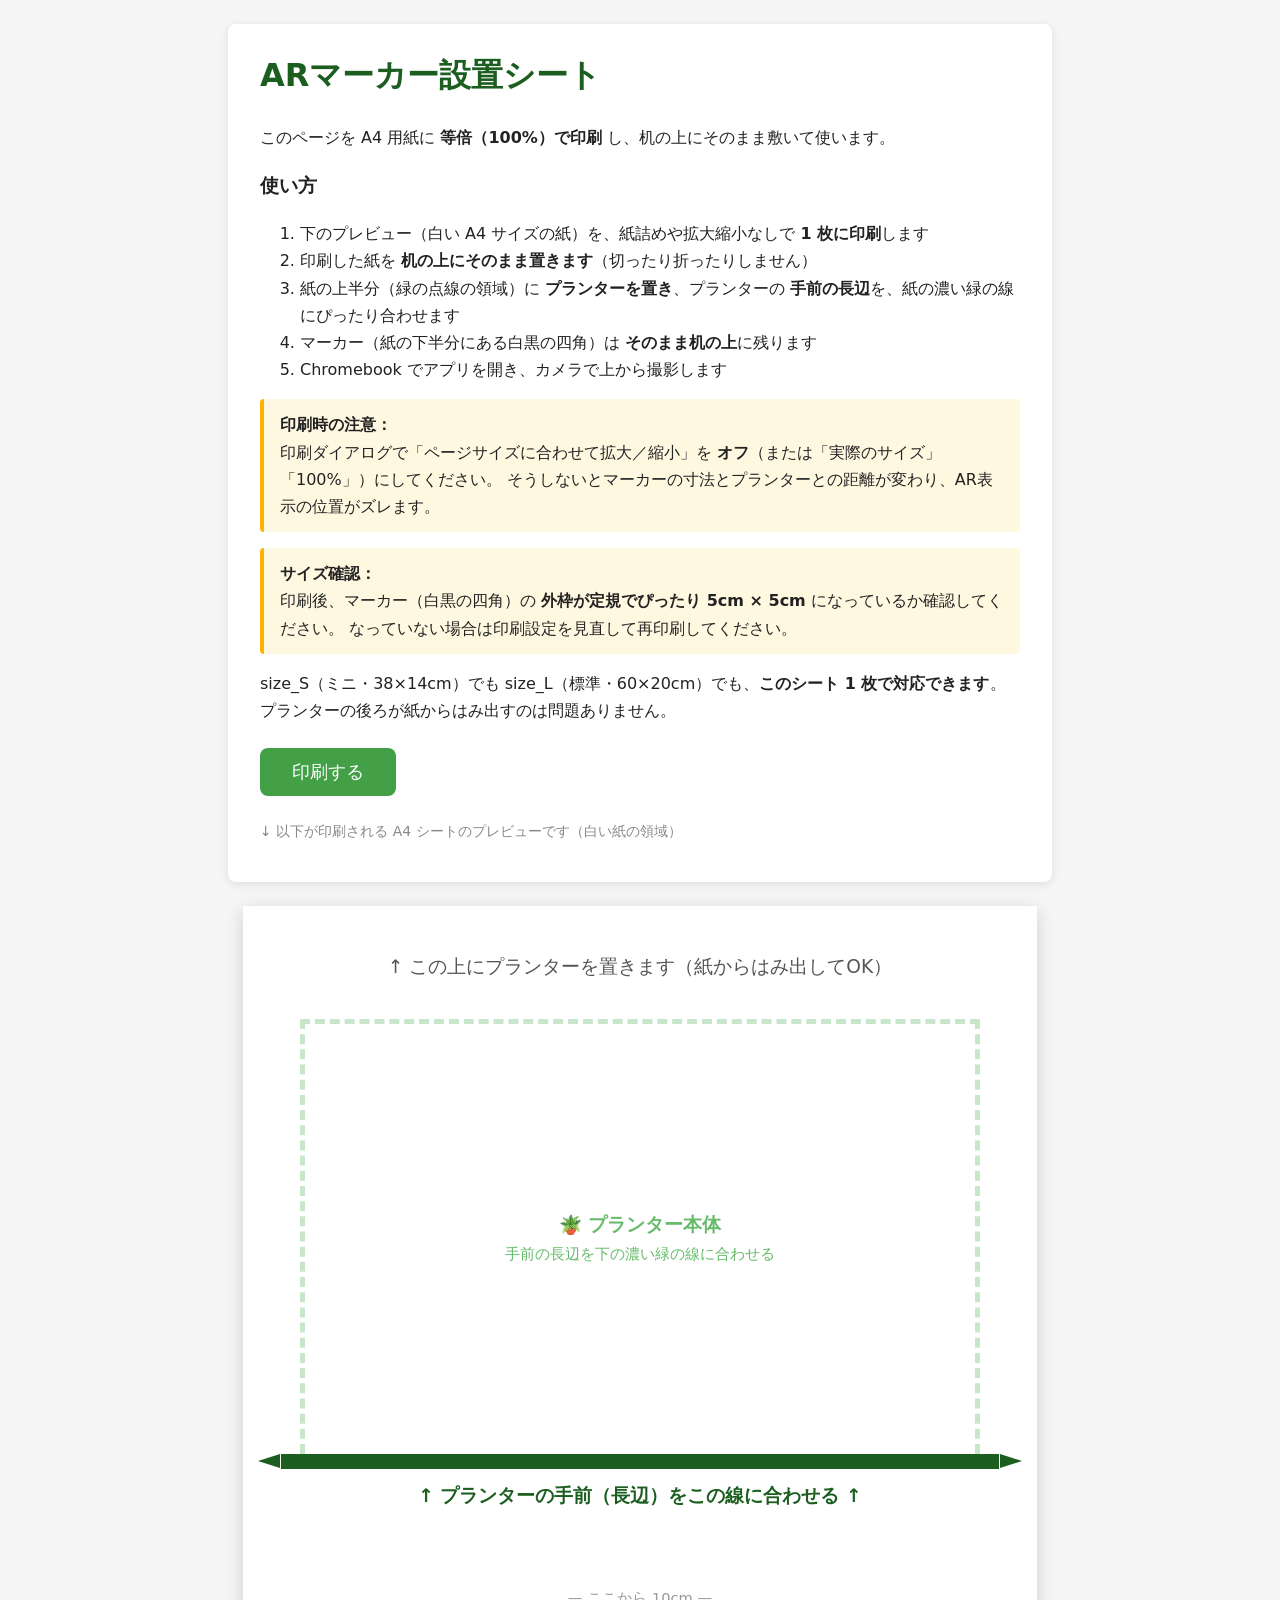
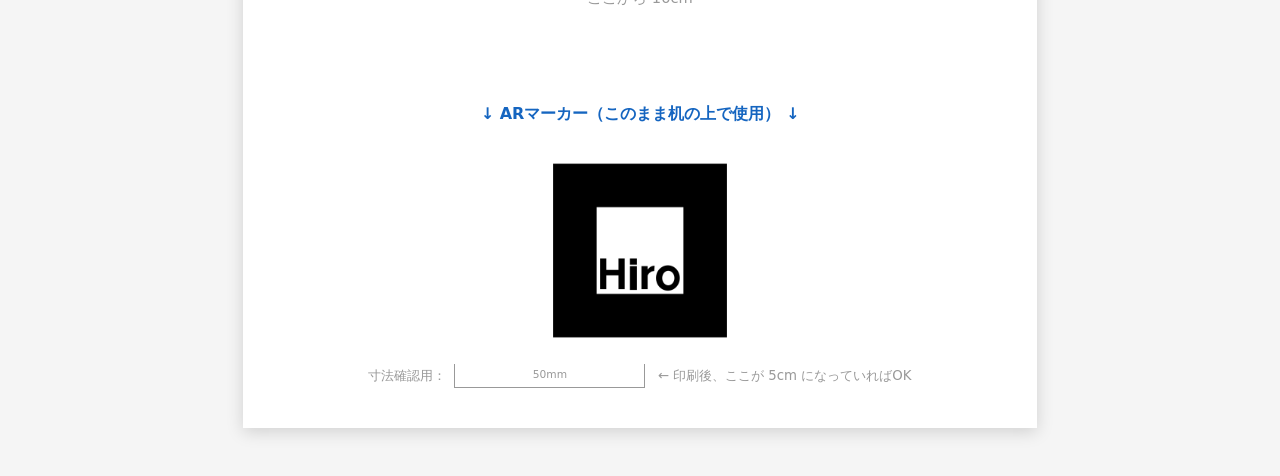
<file: assets/markers/print.html>
<!doctype html>
<html lang="ja">
<head>
  <meta charset="utf-8">
  <title>ARマーカー設置シート｜種まき支援AR</title>
  <style>
    /* ============ 画面プレビュー用スタイル ============ */
    body {
      font-family: system-ui, "Yu Gothic UI", "Meiryo", sans-serif;
      margin: 0;
      padding: 24px;
      background: #f5f5f5;
      color: #222;
      line-height: 1.7;
    }
    .instructions {
      max-width: 760px;
      margin: 0 auto 24px;
      background: white;
      padding: 24px 32px;
      border-radius: 8px;
      box-shadow: 0 2px 8px rgba(0, 0, 0, 0.1);
    }
    .instructions h1 { color: #1B5E20; margin-top: 0; }
    .note {
      background: #FFF8E1;
      border-left: 4px solid #FFB300;
      padding: 12px 16px;
      margin: 16px 0;
      border-radius: 4px;
    }
    .print-btn {
      display: inline-block;
      font-size: 18px;
      padding: 12px 32px;
      background: #43A047;
      color: white;
      border: none;
      border-radius: 8px;
      cursor: pointer;
      margin-top: 8px;
    }
    .print-btn:hover { background: #66BB6A; }

    /* プレビュー用：紙の見栄え */
    .sheet {
      width: 210mm;
      height: 297mm;
      margin: 24px auto;
      background: white;
      box-shadow: 0 4px 16px rgba(0, 0, 0, 0.15);
      position: relative;
      box-sizing: border-box;
    }

    /* ============ 印刷時のレイアウト（A4 縦・等倍）============ */
    @page {
      size: A4 portrait;
      margin: 0;
    }

    @media print {
      body {
        margin: 0;
        padding: 0;
        background: white;
      }
      .no-print { display: none !important; }
      .sheet {
        margin: 0;
        box-shadow: none;
        page-break-after: always;
      }
    }

    /* ============ シート内部の要素配置 ============
       A4 縦 = 210mm × 297mm
       y=0(上端) → y=297(下端)
       上半分：プランター本体を置く領域
       y=150mm：プランター前縁を合わせる線
       y=250mm：マーカー中心（線から 100mm = 10cm 下）
    */
    .sheet-label-top {
      position: absolute;
      top: 12mm;
      left: 0;
      right: 0;
      text-align: center;
      font-size: 14pt;
      color: #555;
    }
    .planter-zone {
      position: absolute;
      top: 30mm;
      left: 15mm;
      right: 15mm;
      height: 115mm;
      border: 1.5mm dashed #C8E6C9;
      border-bottom: none;
      box-sizing: border-box;
      display: flex;
      flex-direction: column;
      justify-content: center;
      align-items: center;
      color: #66BB6A;
      font-size: 14pt;
      font-weight: bold;
    }
    .planter-zone-text {
      text-align: center;
      line-height: 1.5;
    }
    .alignment-line {
      position: absolute;
      top: 145mm;
      left: 10mm;
      right: 10mm;
      height: 4mm;
      background: #1B5E20;
    }
    .alignment-line::before, .alignment-line::after {
      content: "";
      position: absolute;
      top: 0; bottom: 0;
      width: 0;
      height: 0;
      border-style: solid;
    }
    .alignment-line::before {
      left: -6mm;
      border-width: 2mm 6mm 2mm 0;
      border-color: transparent #1B5E20 transparent transparent;
    }
    .alignment-line::after {
      right: -6mm;
      border-width: 2mm 0 2mm 6mm;
      border-color: transparent transparent transparent #1B5E20;
    }
    .alignment-label {
      position: absolute;
      top: 152mm;
      left: 0;
      right: 0;
      text-align: center;
      font-size: 14pt;
      font-weight: bold;
      color: #1B5E20;
    }
    .gap-label {
      position: absolute;
      top: 180mm;
      left: 0;
      right: 0;
      text-align: center;
      font-size: 11pt;
      color: #999;
    }
    .marker-label {
      position: absolute;
      top: 210mm;
      left: 0;
      right: 0;
      text-align: center;
      font-size: 12pt;
      font-weight: bold;
      color: #1565C0;
    }
    .marker-img {
      position: absolute;
      top: 225mm;
      left: 50%;
      transform: translateX(-50%);
      width: 50mm;
      height: 50mm;
    }
    .ruler-tick {
      position: absolute;
      top: 280mm;
      left: 0;
      right: 0;
      text-align: center;
      font-size: 10pt;
      color: #999;
    }
    .ruler {
      display: inline-block;
      width: 50mm;
      height: 6mm;
      border: 0.3mm solid #999;
      border-top: none;
      position: relative;
      vertical-align: middle;
      margin: 0 8px;
    }
    .ruler::before {
      content: "50mm";
      position: absolute;
      top: 50%;
      left: 50%;
      transform: translate(-50%, -50%);
      font-size: 8pt;
      color: #999;
      background: white;
      padding: 0 2px;
    }
  </style>
</head>
<body>

<!-- ============ 画面で見るときだけ表示される説明 ============ -->
<div class="instructions no-print">
  <h1>ARマーカー設置シート</h1>
  <p>このページを A4 用紙に <strong>等倍（100%）で印刷</strong> し、机の上にそのまま敷いて使います。</p>

  <h3>使い方</h3>
  <ol>
    <li>下のプレビュー（白い A4 サイズの紙）を、紙詰めや拡大縮小なしで <strong>1 枚に印刷</strong>します</li>
    <li>印刷した紙を <strong>机の上にそのまま置きます</strong>（切ったり折ったりしません）</li>
    <li>紙の上半分（緑の点線の領域）に <strong>プランターを置き</strong>、プランターの <strong>手前の長辺</strong>を、紙の濃い緑の線にぴったり合わせます</li>
    <li>マーカー（紙の下半分にある白黒の四角）は <strong>そのまま机の上</strong>に残ります</li>
    <li>Chromebook でアプリを開き、カメラで上から撮影します</li>
  </ol>

  <div class="note">
    <strong>印刷時の注意：</strong><br>
    印刷ダイアログで「ページサイズに合わせて拡大／縮小」を <strong>オフ</strong>（または「実際のサイズ」「100%」）にしてください。
    そうしないとマーカーの寸法とプランターとの距離が変わり、AR表示の位置がズレます。
  </div>

  <div class="note">
    <strong>サイズ確認：</strong><br>
    印刷後、マーカー（白黒の四角）の <strong>外枠が定規でぴったり 5cm × 5cm</strong> になっているか確認してください。
    なっていない場合は印刷設定を見直して再印刷してください。
  </div>

  <p>size_S（ミニ・38×14cm）でも size_L（標準・60×20cm）でも、<strong>このシート 1 枚で対応できます</strong>。プランターの後ろが紙からはみ出すのは問題ありません。</p>

  <button class="print-btn" onclick="window.print()">印刷する</button>

  <p style="color: #888; font-size: 14px; margin-top: 24px;">↓ 以下が印刷される A4 シートのプレビューです（白い紙の領域）</p>
</div>

<!-- ============ 印刷される本体（A4 シート）============ -->
<div class="sheet">
  <div class="sheet-label-top">↑ この上にプランターを置きます（紙からはみ出してOK）</div>

  <div class="planter-zone">
    <div class="planter-zone-text">
      🪴 プランター本体<br>
      <small style="font-weight: normal; font-size: 11pt;">手前の長辺を下の濃い緑の線に合わせる</small>
    </div>
  </div>

  <div class="alignment-line"></div>
  <div class="alignment-label">↑ プランターの手前（長辺）をこの線に合わせる ↑</div>

  <div class="gap-label">— ここから 10cm —</div>

  <div class="marker-label">↓ ARマーカー（このまま机の上で使用） ↓</div>
  <img class="marker-img" src="hiro.png" alt="Hiro AR marker">

  <div class="ruler-tick">
    寸法確認用：<span class="ruler"></span> ← 印刷後、ここが 5cm になっていればOK
  </div>
</div>

</body>
</html>
</file>
<file: css/style.css>
/* 種まき支援AR — 全画面共通スタイル
   仕様書 §5.3 デザイン原則：
   - 文字 18px 以上（タイトル 32px 以上）
   - ボタン 縦60px × 横200px 以上
   - 緑系を基調 */

:root {
  --green-bg: #E8F5E9;
  --green-light: #C8E6C9;
  --green-primary: #43A047;
  --green-dark: #1B5E20;
  --green-hover: #66BB6A;
  --brown-soil: #8D6E63;
  --brown-soil-dark: #5D4037;
  --text: #1F2937;
  --text-muted: #6B7280;
  --white: #FFFFFF;
}

* { box-sizing: border-box; }

html, body {
  margin: 0;
  padding: 0;
  min-height: 100%;
}

body {
  font-family: system-ui, "Yu Gothic UI", "Meiryo", "Hiragino Kaku Gothic ProN", sans-serif;
  font-size: 18px;
  line-height: 1.7;
  background: var(--green-bg);
  color: var(--text);
  -webkit-text-size-adjust: 100%;
}

main {
  max-width: 760px;
  margin: 0 auto;
  padding: 32px 16px 48px;
  display: flex;
  flex-direction: column;
  align-items: center;
  gap: 24px;
  min-height: 100vh;
}

/* タイトル画面 */
.title-main {
  font-size: 56px;
  font-weight: 800;
  color: var(--green-dark);
  text-align: center;
  margin: 48px 0 0;
  letter-spacing: 0.04em;
}
.title-sub {
  font-size: 20px;
  color: var(--text-muted);
  text-align: center;
  margin: 0 0 24px;
}

/* 各画面の見出し */
.heading {
  font-size: 32px;
  font-weight: 700;
  color: var(--green-dark);
  text-align: center;
  margin: 16px 0 8px;
}

/* メインボタン（はじめる用） */
.btn-primary {
  display: inline-flex;
  align-items: center;
  justify-content: center;
  min-width: 240px;
  min-height: 72px;
  padding: 16px 40px;
  font-size: 28px;
  font-weight: 700;
  color: var(--white);
  background: var(--green-primary);
  border: none;
  border-radius: 16px;
  text-decoration: none;
  cursor: pointer;
  box-shadow: 0 4px 0 var(--green-dark);
  transition: background-color 120ms ease, transform 80ms ease, box-shadow 80ms ease;
}
.btn-primary:hover { background: var(--green-hover); }
.btn-primary:active { transform: translateY(2px); box-shadow: 0 2px 0 var(--green-dark); }
.btn-primary:focus-visible { outline: 3px solid #FFD54F; outline-offset: 3px; }

/* もどるボタン */
.btn-back {
  display: inline-flex;
  align-items: center;
  justify-content: center;
  min-width: 200px;
  min-height: 60px;
  padding: 12px 32px;
  margin-top: 24px;
  font-size: 18px;
  font-weight: 600;
  color: var(--green-dark);
  background: var(--white);
  border: 2px solid var(--green-dark);
  border-radius: 12px;
  text-decoration: none;
  cursor: pointer;
  transition: background-color 120ms ease;
}
.btn-back:hover { background: var(--green-light); }
.btn-back:focus-visible { outline: 3px solid #FFD54F; outline-offset: 3px; }
.btn-back::before { content: "← "; }

/* 選択肢グリッド（プランター・播種方法） */
.choice-grid {
  display: grid;
  grid-template-columns: 1fr 1fr;
  gap: 20px;
  width: 100%;
}
@media (max-width: 560px) {
  .choice-grid { grid-template-columns: 1fr; }
}

.choice-btn {
  display: flex;
  flex-direction: column;
  align-items: center;
  justify-content: flex-start;
  gap: 12px;
  min-height: 220px;
  padding: 20px;
  background: var(--white);
  border: 3px solid var(--green-primary);
  border-radius: 16px;
  text-decoration: none;
  color: var(--text);
  cursor: pointer;
  transition: background-color 120ms ease, transform 80ms ease, box-shadow 80ms ease;
  box-shadow: 0 4px 0 rgba(67, 160, 71, 0.4);
}
.choice-btn:hover { background: var(--green-bg); }
.choice-btn:active { transform: translateY(2px); box-shadow: 0 2px 0 rgba(67, 160, 71, 0.4); }
.choice-btn:focus-visible { outline: 3px solid #FFD54F; outline-offset: 3px; }

.choice-btn .label {
  font-size: 24px;
  font-weight: 700;
  color: var(--green-dark);
  margin-top: 4px;
}
.choice-btn .sub {
  font-size: 16px;
  color: var(--text-muted);
}
.choice-btn svg {
  width: 100%;
  max-width: 200px;
  height: auto;
  display: block;
}

/* ふりがな */
ruby rt {
  font-size: 0.55em;
  color: var(--text-muted);
}

/* ============================================================
   AR 表示画面（ar.html 専用）
   - a-scene はビューポートいっぱい（z-index 0）
   - HTML の UI（ステータス・情報・もどる）は z-index 100 でオーバーレイ
   ============================================================ */
body.ar-body {
  margin: 0;
  padding: 0;
  overflow: hidden;
  background: #000;
}
body.ar-body main { display: none; }

a-scene {
  position: fixed;
  top: 0;
  left: 0;
  width: 100vw;
  height: 100vh;
  z-index: 0;
}

.ar-status {
  position: fixed;
  top: 16px;
  left: 50%;
  transform: translateX(-50%);
  max-width: 92vw;
  padding: 12px 24px;
  background: rgba(255, 255, 255, 0.94);
  color: var(--green-dark);
  font-size: 18px;
  font-weight: 700;
  text-align: center;
  border-radius: 12px;
  box-shadow: 0 4px 12px rgba(0, 0, 0, 0.35);
  z-index: 100;
}
.ar-status-found {
  background: var(--green-primary);
  color: var(--white);
}
.ar-status-error {
  background: #FFCDD2;
  color: #B71C1C;
}

.ar-info {
  position: fixed;
  bottom: 24px;
  left: 50%;
  transform: translateX(-50%);
  max-width: 92vw;
  padding: 8px 16px;
  background: rgba(0, 0, 0, 0.65);
  color: var(--white);
  font-size: 14px;
  font-weight: 600;
  border-radius: 8px;
  z-index: 100;
  text-align: center;
}

.ar-back {
  position: fixed;
  bottom: 16px;
  right: 16px;
  margin: 0;
  z-index: 100;
  background: rgba(255, 255, 255, 0.94);
}
.ar-back:hover { background: var(--white); }
</file>
